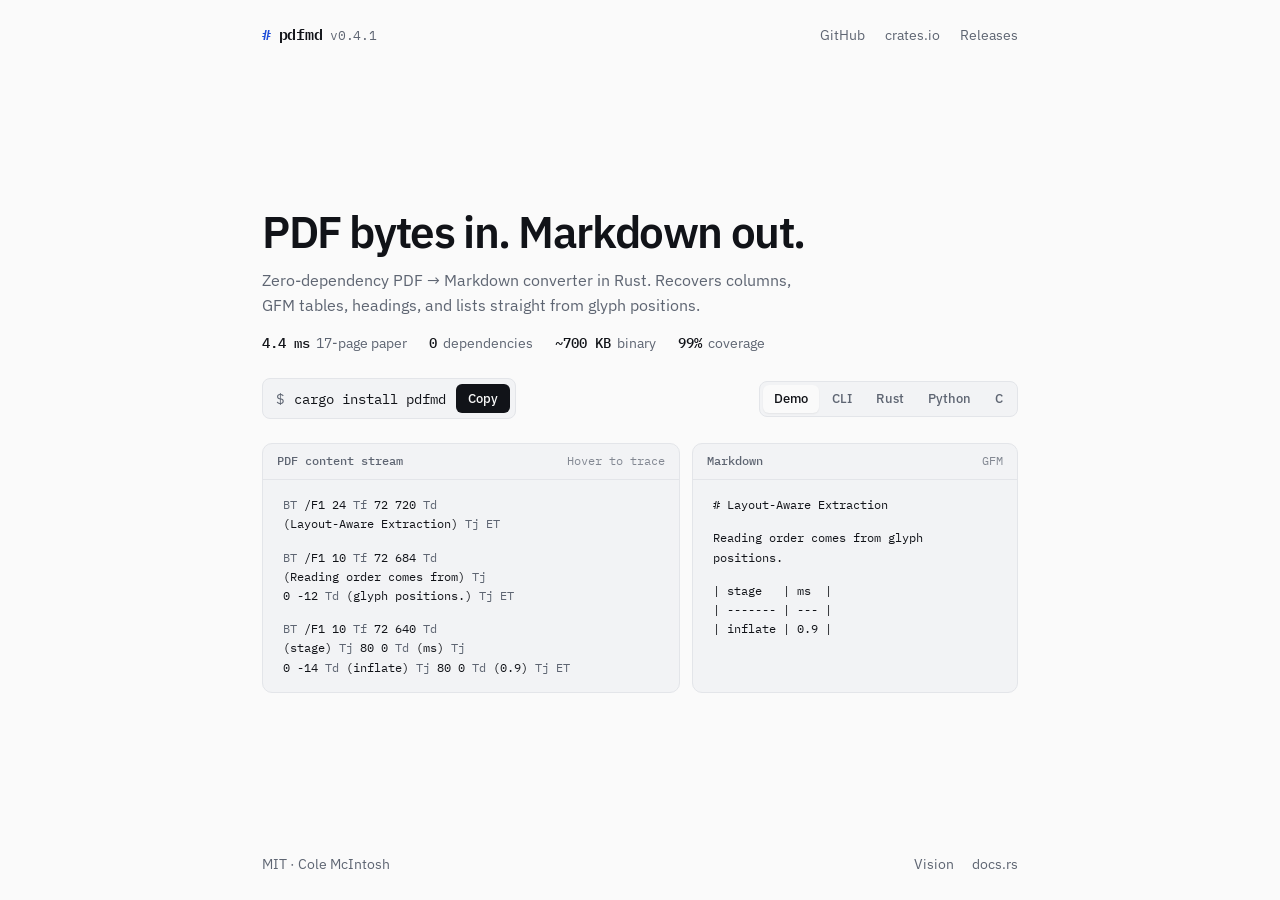
<file: docs/index.html>
<!DOCTYPE html>
<html lang="en">
<head>
<meta charset="utf-8">
<meta name="viewport" content="width=device-width, initial-scale=1, viewport-fit=cover">
<title>pdfmd — fast, zero-dependency PDF to Markdown</title>
<meta name="description" content="Convert PDF bytes to Markdown in Rust with zero runtime dependencies. CLI, Rust crate, Python bindings, and C ABI.">
<link rel="canonical" href="https://colesmcintosh.github.io/pdfmd/">
<meta name="theme-color" content="#FAFAFA" media="(prefers-color-scheme: light)">
<meta name="theme-color" content="#0E1015" media="(prefers-color-scheme: dark)">
<meta property="og:title" content="pdfmd — fast, zero-dependency PDF to Markdown">
<meta property="og:description" content="Convert PDF bytes to Markdown in Rust with zero runtime dependencies.">
<meta property="og:url" content="https://colesmcintosh.github.io/pdfmd/">
<meta property="og:type" content="website">
<meta name="twitter:card" content="summary">
<link rel="icon" href="favicon.svg" type="image/svg+xml">
<link rel="preconnect" href="https://fonts.googleapis.com">
<link rel="preconnect" href="https://fonts.gstatic.com" crossorigin>
<link rel="stylesheet" href="https://fonts.googleapis.com/css2?family=IBM+Plex+Mono:wght@400;500&family=IBM+Plex+Sans:wght@400;500;600&display=swap">
<link rel="stylesheet" href="style.css">
</head>
<body>
<div class="shell">
  <header class="topbar">
    <a class="brand" href="./">
      <span class="brand-mark" aria-hidden="true">#</span>
      <span>pdfmd</span>
      <span class="version">v0.4.1</span>
    </a>
    <nav aria-label="Project">
      <a href="https://github.com/colesmcintosh/pdfmd">GitHub</a>
      <a href="https://crates.io/crates/pdfmd">crates.io</a>
      <a href="https://github.com/colesmcintosh/pdfmd/releases">Releases</a>
    </nav>
  </header>

  <main class="stage">
    <div class="intro">
      <h1>PDF bytes in. Markdown out.</h1>
      <p class="subtitle">
        Zero-dependency PDF → Markdown converter in Rust. Recovers columns,
        GFM tables, headings, and lists straight from glyph positions.
      </p>
      <p class="facts">
        <span><strong>4.4 ms</strong> 17-page paper</span>
        <span><strong>0</strong> dependencies</span>
        <span><strong>~700 KB</strong> binary</span>
        <span><strong>99%</strong> coverage</span>
      </p>
    </div>

    <div class="controls">
      <div class="install">
        <span class="prompt" aria-hidden="true">$</span>
        <code id="install-cmd">cargo install pdfmd</code>
        <button class="copy-btn" id="copy-install" type="button" aria-label="Copy install command">Copy</button>
      </div>

      <div class="tabs" role="tablist" aria-label="View">
        <button role="tab" aria-selected="true" aria-controls="panel-demo" id="tab-demo" type="button">Demo</button>
        <button role="tab" aria-selected="false" aria-controls="panel-cli" id="tab-cli" type="button" tabindex="-1">CLI</button>
        <button role="tab" aria-selected="false" aria-controls="panel-rust" id="tab-rust" type="button" tabindex="-1">Rust</button>
        <button role="tab" aria-selected="false" aria-controls="panel-python" id="tab-python" type="button" tabindex="-1">Python</button>
        <button role="tab" aria-selected="false" aria-controls="panel-c" id="tab-c" type="button" tabindex="-1">C</button>
      </div>
    </div>

    <div class="viewport-card">
      <div class="panel" id="panel-demo" role="tabpanel" aria-labelledby="tab-demo">
        <div class="specimen" id="specimen">
          <div class="pane">
            <div class="pane-head">
              <span>PDF content stream</span>
              <span class="hint">Hover to trace</span>
            </div>
            <pre class="stream"><code><span class="pair" data-pair="0" tabindex="0"><span class="op">BT</span> /F1 24 <span class="op">Tf</span> 72 720 <span class="op">Td</span>
(Layout-Aware Extraction) <span class="op">Tj ET</span></span><span class="pair" data-pair="1" tabindex="0"><span class="op">BT</span> /F1 10 <span class="op">Tf</span> 72 684 <span class="op">Td</span>
(Reading order comes from) <span class="op">Tj</span>
0 -12 <span class="op">Td</span> (glyph positions.) <span class="op">Tj ET</span></span><span class="pair" data-pair="2" tabindex="0"><span class="op">BT</span> /F1 10 <span class="op">Tf</span> 72 640 <span class="op">Td</span>
(stage) <span class="op">Tj</span> 80 0 <span class="op">Td</span> (ms) <span class="op">Tj</span>
0 -14 <span class="op">Td</span> (inflate) <span class="op">Tj</span> 80 0 <span class="op">Td</span> (0.9) <span class="op">Tj ET</span></span></code></pre>
          </div>
          <div class="pane">
            <div class="pane-head">
              <span>Markdown</span>
              <span class="hint">GFM</span>
            </div>
            <pre class="output"><code><span class="pair" data-pair="0" tabindex="0"># Layout-Aware Extraction</span><span class="pair" data-pair="1" tabindex="0">Reading order comes from glyph positions.</span><span class="pair" data-pair="2" tabindex="0">| stage   | ms  |
| ------- | --- |
| inflate | 0.9 |</span></code></pre>
          </div>
        </div>
      </div>

      <div class="panel" id="panel-cli" role="tabpanel" aria-labelledby="tab-cli" hidden inert>
<pre class="code"><code>pdfmd paper.pdf                         <span class="c"># markdown to stdout</span>
pdfmd paper.pdf -o out.md               <span class="c"># write to file</span>
pdfmd paper.pdf --page-breaks           <span class="c"># insert --- between pages</span>
pdfmd paper.pdf --extract-images figs   <span class="c"># JPEG, JP2, and PNG rasters</span>
cat paper.pdf | pdfmd -                 <span class="c"># read from stdin</span></code></pre>
      </div>

      <div class="panel" id="panel-rust" role="tabpanel" aria-labelledby="tab-rust" hidden inert>
<pre class="code"><code>use pdfmd::{convert_pdf_to_markdown, ConvertOptions};

let result = convert_pdf_to_markdown(&amp;pdf_bytes, &amp;ConvertOptions::default())?;
print!("{}", result.markdown);
<span class="c">// Rust 1.70+ · empty [dependencies] · single error type</span></code></pre>
      </div>

      <div class="panel" id="panel-python" role="tabpanel" aria-labelledby="tab-python" hidden inert>
<pre class="code"><code><span class="c"># pip install ./python  (ctypes over cdylib, stdlib only)</span>
import pdfmd

result = pdfmd.convert_file("paper.pdf", image_dir="figs")
batch  = pdfmd.convert_many(["a.pdf", "b.pdf"], workers=8)
print(result.markdown)</code></pre>
      </div>

      <div class="panel" id="panel-c" role="tabpanel" aria-labelledby="tab-c" hidden inert>
<pre class="code"><code>PdfmdResult *r = pdfmd_convert(bytes, len, false, NULL);
if (r-&gt;error) fwrite(r-&gt;error, 1, r-&gt;error_len, stderr);
else          fwrite(r-&gt;markdown, 1, r-&gt;markdown_len, stdout);
pdfmd_result_free(r);</code></pre>
      </div>
    </div>
  </main>

  <footer class="foot">
    <span>MIT · Cole McIntosh</span>
    <nav aria-label="Footer">
      <a href="https://github.com/colesmcintosh/pdfmd/blob/main/VISION.md">Vision</a>
      <a href="https://docs.rs/pdfmd">docs.rs</a>
    </nav>
  </footer>
</div>

<script>
  (() => {
    const copyBtn = document.getElementById("copy-install");
    const cmd = document.getElementById("install-cmd");
    copyBtn.addEventListener("click", async () => {
      try {
        await navigator.clipboard.writeText(cmd.textContent);
        copyBtn.textContent = "Copied";
      } catch {
        const range = document.createRange();
        range.selectNodeContents(cmd);
        const sel = window.getSelection();
        sel.removeAllRanges();
        sel.addRange(range);
        copyBtn.textContent = "Selected";
      }
      setTimeout(() => { copyBtn.textContent = "Copy"; }, 1500);
    });

    const specimen = document.getElementById("specimen");
    const pairs = [...specimen.querySelectorAll(".pair")];
    const setActive = (id) => {
      specimen.dataset.active = id === null ? "" : id;
      for (const el of pairs) {
        el.classList.toggle("is-active", id !== null && el.dataset.pair === id);
      }
    };
    for (const el of pairs) {
      el.addEventListener("pointerenter", () => setActive(el.dataset.pair));
      el.addEventListener("focus", () => setActive(el.dataset.pair));
      el.addEventListener("pointerleave", () => setActive(null));
      el.addEventListener("blur", () => setActive(null));
    }

    const tabs = [...document.querySelectorAll('[role="tab"]')];
    const panels = [...document.querySelectorAll('[role="tabpanel"]')];
    const selectTab = (next, focus = false) => {
      for (const tab of tabs) {
        const on = tab === next;
        tab.setAttribute("aria-selected", String(on));
        tab.tabIndex = on ? 0 : -1;
      }
      for (const panel of panels) {
        const hide = panel.id !== next.getAttribute("aria-controls");
        panel.hidden = hide;
        panel.inert = hide;
      }
      if (focus) next.focus();
    };
    tabs.forEach((tab, index) => {
      tab.addEventListener("click", () => selectTab(tab));
      tab.addEventListener("keydown", (e) => {
        if (e.key === "ArrowRight") selectTab(tabs[(index + 1) % tabs.length], true);
        if (e.key === "ArrowLeft") selectTab(tabs[(index - 1 + tabs.length) % tabs.length], true);
      });
    });
  })();
</script>
</body>
</html>
</file>
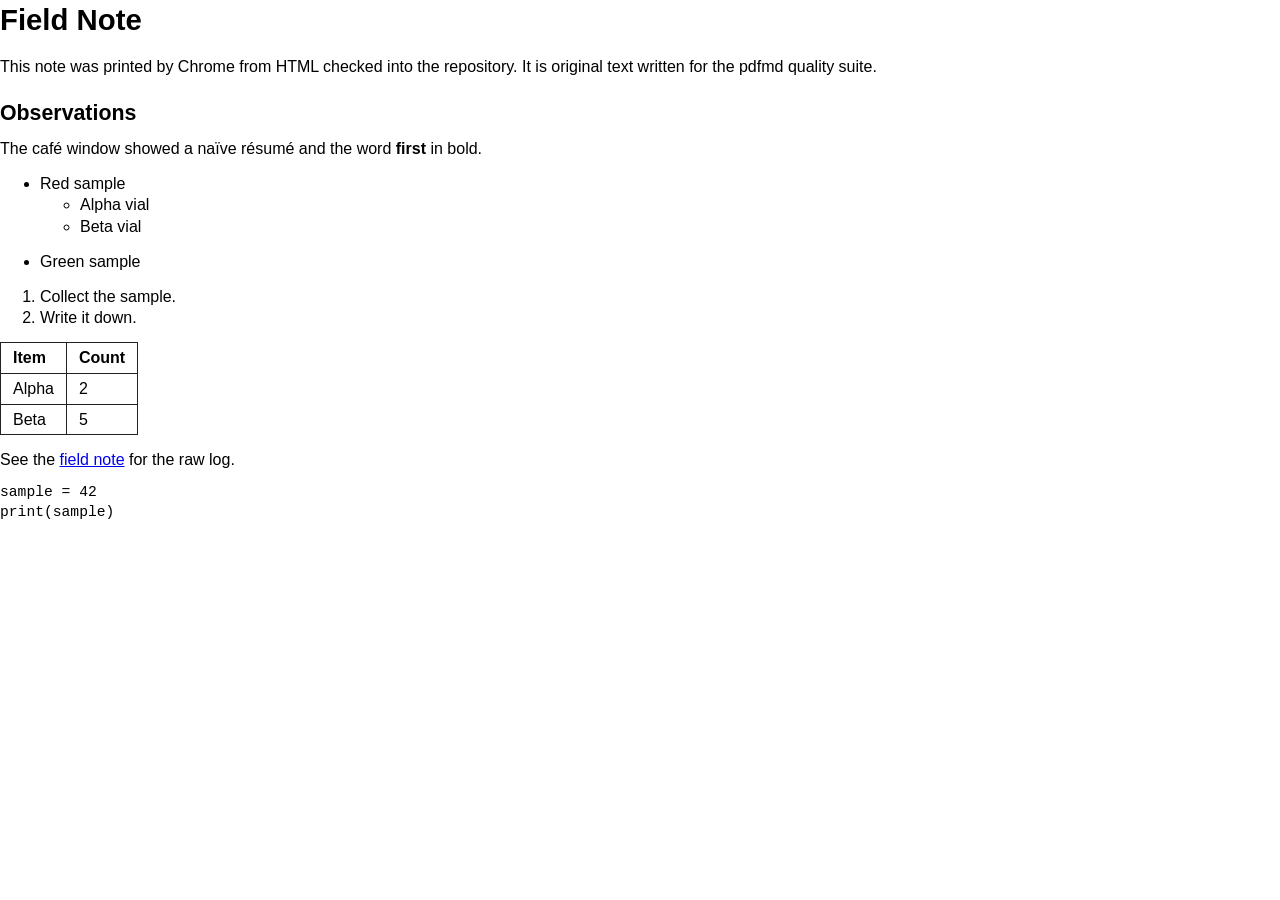
<file: tests/fixtures/quality/src/field-note.html>
<!DOCTYPE html>
<html lang="en">
<head>
<meta charset="utf-8">
<title>Field Note</title>
<style>
  @page { size: Letter; margin: 0.7in; }
  html, body { margin: 0; padding: 0; }
  body {
    font-family: Arial, Helvetica, sans-serif;
    font-size: 12pt;
    line-height: 1.35;
    hyphens: manual;
    -webkit-hyphens: manual;
  }
  h1 { font-size: 22pt; margin: 0 0 12pt; }
  h2 { font-size: 16pt; margin: 16pt 0 8pt; }
  p { margin: 0 0 10pt; }
  pre, code { font-family: "Courier New", Courier, monospace; font-size: 11pt; }
  pre { margin: 0 0 10pt; white-space: pre; }
  table { border-collapse: collapse; margin: 0 0 10pt; }
  th, td { border: 1px solid #222; padding: 4px 12px; text-align: left; }
  ul, ol { margin: 0 0 10pt; }
</style>
</head>
<body>
<h1>Field Note</h1>
<p>This note was printed by Chrome from HTML checked into the repository. It is original text written for the pdfmd quality suite.</p>
<h2>Observations</h2>
<p>The café window showed a naïve résumé and the word <strong>first</strong> in bold.</p>
<ul>
  <li>Red sample
    <ul>
      <li>Alpha vial</li>
      <li>Beta vial</li>
    </ul>
  </li>
  <li>Green sample</li>
</ul>
<ol>
  <li>Collect the sample.</li>
  <li>Write it down.</li>
</ol>
<table>
  <tr><th>Item</th><th>Count</th></tr>
  <tr><td>Alpha</td><td>2</td></tr>
  <tr><td>Beta</td><td>5</td></tr>
</table>
<p>See the <a href="https://example.com/field-note">field note</a> for the raw log.</p>
<pre>sample = 42
print(sample)</pre>
</body>
</html>
</file>
<file: docs/style.css>
:root {
  --bg: #FAFAFA;
  --surface: #F2F3F5;
  --ink: #111318;
  --muted: #5E6572;
  --hairline: #E3E5E9;
  --accent: #1E4DD8;
  --accent-soft: rgba(30, 77, 216, 0.09);
  --sans: "IBM Plex Sans", -apple-system, BlinkMacSystemFont, "Segoe UI", sans-serif;
  --mono: "IBM Plex Mono", ui-monospace, "SF Mono", Menlo, monospace;
}

@media (prefers-color-scheme: dark) {
  :root {
    --bg: #0E1015;
    --surface: #161922;
    --ink: #ECEEF2;
    --muted: #8E95A5;
    --hairline: #232734;
    --accent: #6E9BFF;
    --accent-soft: rgba(110, 155, 255, 0.14);
  }
}

*, *::before, *::after { box-sizing: border-box; }
html, body { height: 100%; margin: 0; }
body {
  background: var(--bg);
  color: var(--ink);
  font: 400 15.5px/1.6 var(--sans);
  -webkit-font-smoothing: antialiased;
}

a { color: inherit; text-decoration: none; }
a:hover { color: var(--accent); }
:focus-visible { outline: 2px solid var(--accent); outline-offset: 2px; border-radius: 4px; }
pre { margin: 0; }
code { font-family: var(--mono); }

.shell {
  max-width: 820px;
  min-height: 100svh;
  margin: 0 auto;
  padding: 24px clamp(20px, 5vw, 32px);
  display: flex;
  flex-direction: column;
  justify-content: space-between;
  gap: 24px;
}

/* Header */
.topbar {
  display: flex;
  flex-wrap: wrap;
  justify-content: space-between;
  align-items: center;
  gap: 12px 24px;
}
.brand {
  display: inline-flex;
  align-items: baseline;
  gap: 8px;
  font: 600 15px/1.2 var(--mono);
  letter-spacing: -0.02em;
}
.brand:hover { color: var(--ink); }
.brand-mark { color: var(--accent); }
.version { font-weight: 400; font-size: 12.5px; color: var(--muted); }
.topbar nav { display: flex; gap: 20px; font-size: 14px; color: var(--muted); }
.topbar nav a:hover { color: var(--ink); }

/* Main centered single-viewport stage */
.stage {
  display: flex;
  flex-direction: column;
  gap: 24px;
}
.intro h1 {
  margin: 0;
  font: 600 clamp(30px, 4.4vw, 44px)/1.08 var(--sans);
  letter-spacing: -0.032em;
}
.subtitle {
  margin: 12px 0 0;
  max-width: 56ch;
  color: var(--muted);
  font-size: 16px;
}
.facts {
  margin: 14px 0 0;
  display: flex;
  flex-wrap: wrap;
  gap: 6px 22px;
  font-size: 13.5px;
  color: var(--muted);
}
.facts strong {
  font-weight: 500;
  font-family: var(--mono);
  color: var(--ink);
  margin-right: 3px;
}

/* Controls row: install command + tab switcher */
.controls {
  display: flex;
  flex-wrap: wrap;
  justify-content: space-between;
  align-items: center;
  gap: 12px 16px;
}
.install {
  display: inline-flex;
  align-items: center;
  gap: 10px;
  background: var(--surface);
  border: 1px solid var(--hairline);
  border-radius: 8px;
  padding: 5px 5px 5px 13px;
  max-width: 100%;
}
.install .prompt { font: 400 13.5px/1.5 var(--mono); color: var(--muted); user-select: none; }
.install code { font: 400 13.5px/1.5 var(--mono); white-space: nowrap; overflow-x: auto; }
.copy-btn {
  font: 500 12.5px/1.2 var(--sans);
  padding: 7px 12px;
  border: 0;
  border-radius: 6px;
  background: var(--ink);
  color: var(--bg);
  cursor: pointer;
  transition: opacity 140ms ease;
}
.copy-btn:hover { opacity: 0.84; }

.tabs {
  display: inline-flex;
  background: var(--surface);
  border: 1px solid var(--hairline);
  border-radius: 8px;
  padding: 3px;
  gap: 2px;
}
.tabs button {
  border: 0;
  background: transparent;
  color: var(--muted);
  font: 500 13px/1.2 var(--sans);
  padding: 6px 11px;
  border-radius: 6px;
  cursor: pointer;
  transition: background-color 120ms ease, color 120ms ease;
}
.tabs button:hover { color: var(--ink); }
.tabs button[aria-selected="true"] {
  background: var(--bg);
  color: var(--ink);
  box-shadow: 0 1px 2px rgba(0, 0, 0, 0.06);
}

/* Focal card: all panels share one grid cell so height never jumps between tabs */
.viewport-card {
  display: grid;
  grid-template-columns: minmax(0, 1fr);
}
.panel {
  grid-area: 1 / 1;
  min-width: 0;
  display: flex;
  flex-direction: column;
}
.panel[hidden] {
  display: flex;
  visibility: hidden;
  pointer-events: none;
}

.specimen {
  flex: 1;
  display: grid;
  grid-template-columns: 1.28fr 1fr;
  gap: 12px;
}
.pane {
  background: var(--surface);
  border: 1px solid var(--hairline);
  border-radius: 10px;
  overflow: hidden;
  display: flex;
  flex-direction: column;
}
.pane-head {
  display: flex;
  justify-content: space-between;
  align-items: center;
  padding: 9px 14px;
  border-bottom: 1px solid var(--hairline);
  font: 500 12px/1.4 var(--mono);
  color: var(--muted);
}
.pane-head .hint { font-weight: 400; opacity: 0.75; }
.stream, .output {
  padding: 10px;
  font: 400 12px/1.6 var(--mono);
  overflow-x: auto;
  flex: 1;
}
.output { white-space: pre-wrap; }
.stream .op { color: var(--muted); }
.pair {
  display: block;
  border-radius: 6px;
  padding: 5px 10px;
  cursor: default;
  transition: background-color 140ms ease, color 140ms ease, opacity 140ms ease, box-shadow 140ms ease;
}
.pair + .pair { margin-top: 4px; }
.specimen[data-active]:not([data-active=""]) .pair { opacity: 0.42; }
.specimen .pair.is-active {
  opacity: 1;
  background: var(--accent-soft);
  color: var(--ink);
  box-shadow: inset 2px 0 0 var(--accent);
}
.specimen .pair.is-active .op { color: var(--accent); }

.code {
  flex: 1;
  background: var(--surface);
  border: 1px solid var(--hairline);
  border-radius: 10px;
  padding: 20px;
  font: 400 13px/1.75 var(--mono);
  overflow-x: auto;
  display: flex;
  align-items: center;
}
.code .c { color: var(--muted); }

/* Footer */
.foot {
  display: flex;
  flex-wrap: wrap;
  justify-content: space-between;
  align-items: center;
  gap: 12px 24px;
  font-size: 13.5px;
  color: var(--muted);
}
.foot nav { display: flex; gap: 18px; }
.foot a:hover { color: var(--ink); }

/* 404 */
.missing h1 { margin: 8px 0 0; font: 600 clamp(28px, 4vw, 38px)/1.12 var(--sans); letter-spacing: -0.03em; }
.missing .code-tag { margin: 0; font: 500 13px/1.4 var(--mono); color: var(--accent); }
.missing p { margin: 12px 0 0; color: var(--muted); }
.missing a { color: var(--ink); text-decoration: underline; text-underline-offset: 3px; }
.missing a:hover { color: var(--accent); }

@media (max-width: 700px) {
  .specimen { grid-template-columns: 1fr; }
}
@media (prefers-reduced-motion: reduce) {
  * { transition: none !important; }
}
</file>
